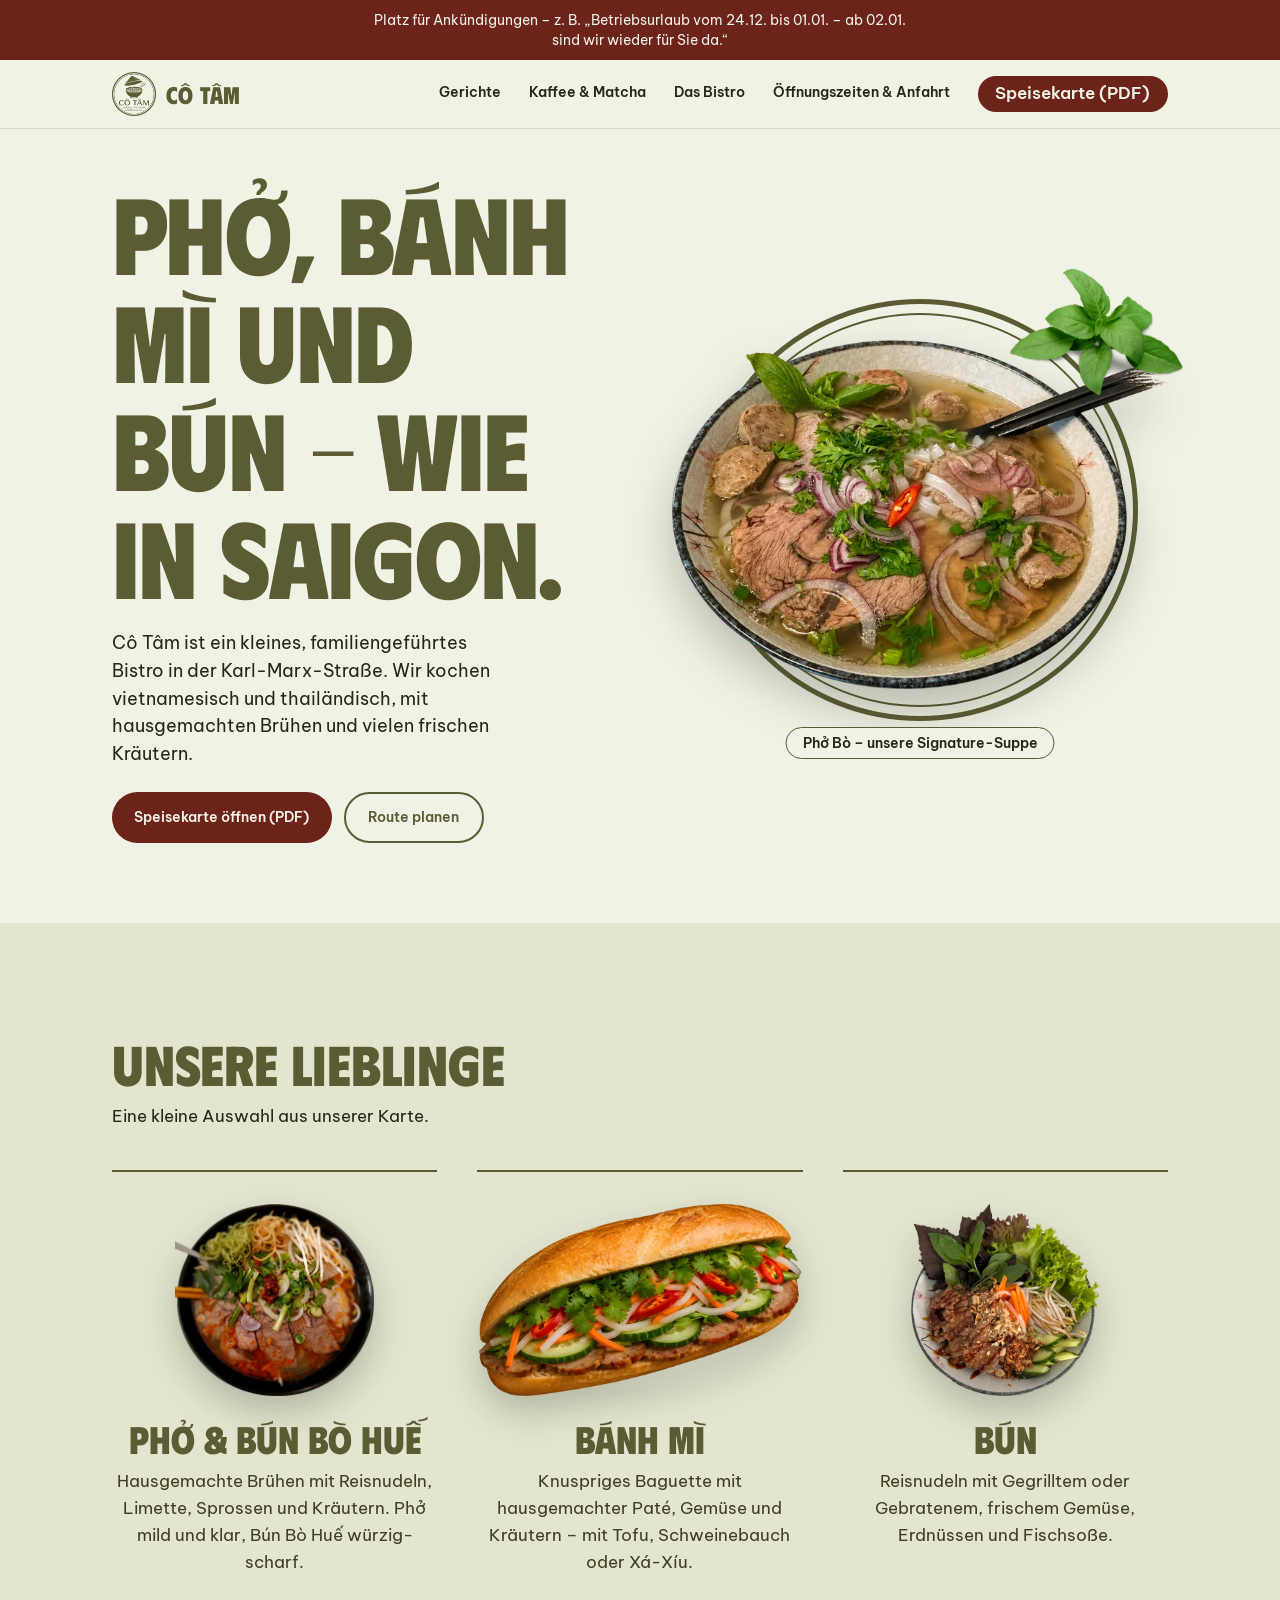
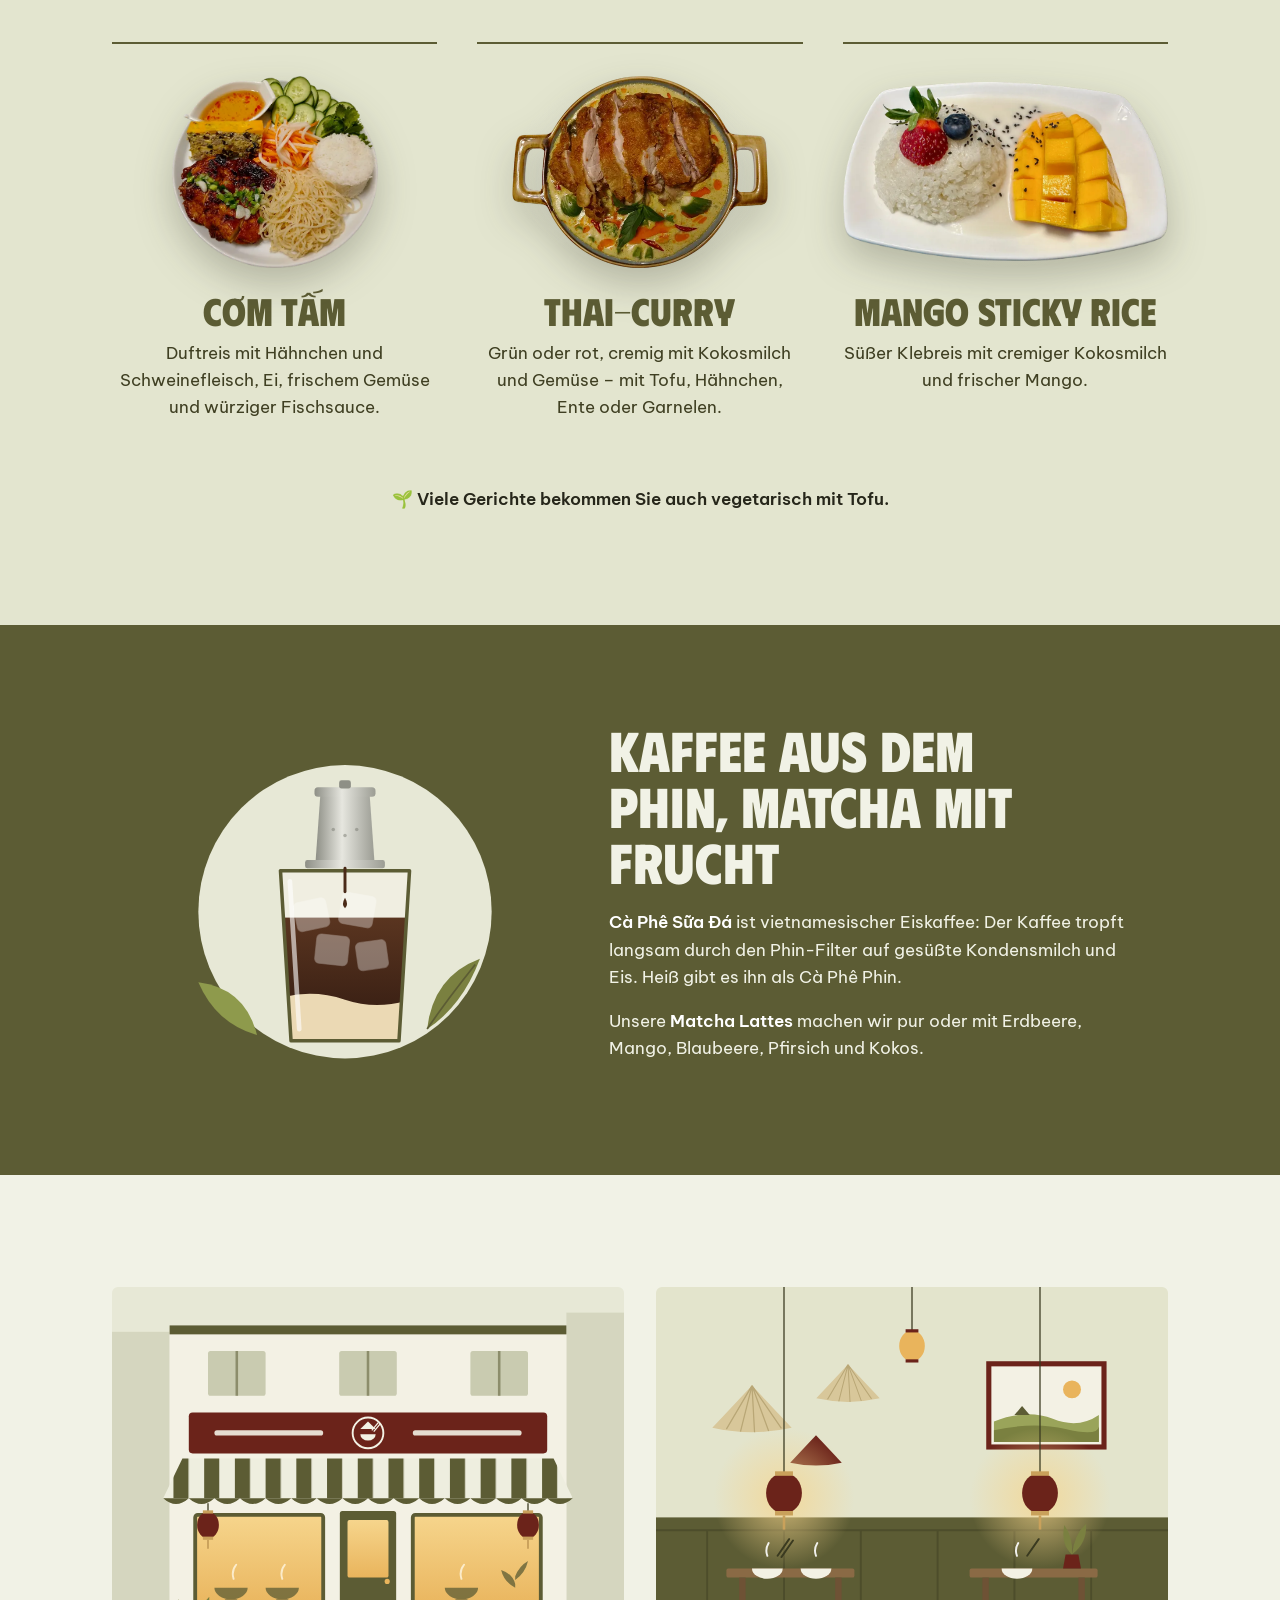
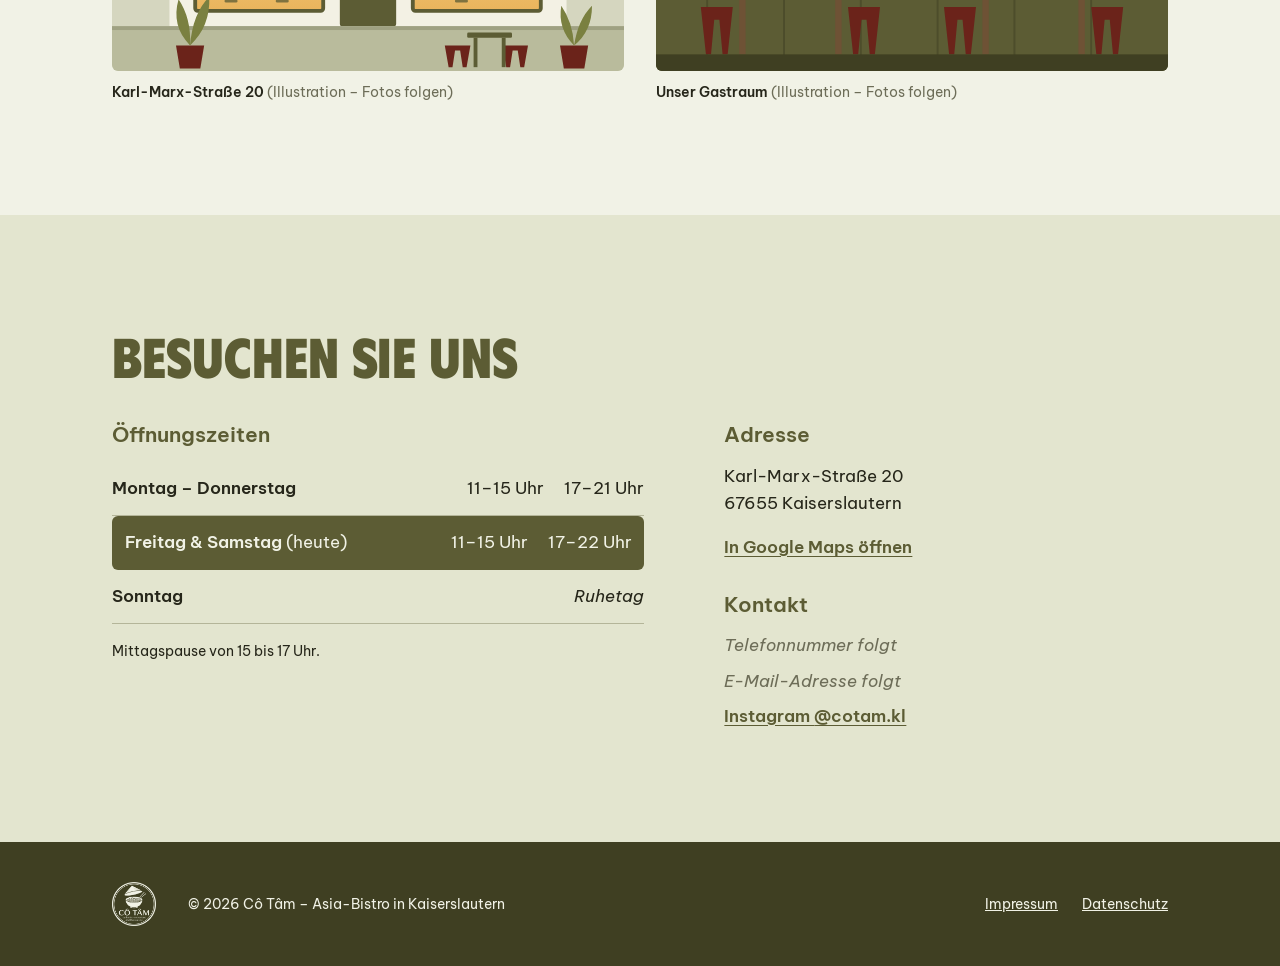
<file: index.html>
<!DOCTYPE html>
<html lang="de">
<head>
  <meta charset="utf-8">
  <meta name="viewport" content="width=device-width, initial-scale=1">
  <title>Cô Tâm – Vietnamesische & Thailändische Küche in Kaiserslautern</title>
  <meta name="robots" content="noindex">
  <meta name="description" content="Cô Tâm ist ein familiengeführtes Asia-Bistro in Kaiserslautern: Phở, Bánh Mì, Bún und Thai-Klassiker, gekocht von Vietnamesen aus Saigon. Karl-Marx-Straße 20.">
  <meta name="theme-color" content="#5C5C34">
  <link rel="icon" href="assets/img/brand/favicon.png">
  <link rel="preload" href="assets/fonts/phudu-latin-800-normal.woff2" as="font" type="font/woff2" crossorigin>
  <link rel="stylesheet" href="assets/fonts/fonts.css">
  <link rel="stylesheet" href="assets/style.css">
  <script>document.documentElement.classList.add('js');</script>
  <script src="assets/site-data.js" defer></script>
  <script src="assets/site.js" defer></script>
  <script src="assets/nav.js" defer></script>
</head>
<body>
  <a class="skip" href="#inhalt">Zum Inhalt springen</a>

  <aside class="notice" data-announcement hidden>
    <p data-announcement-text></p>
  </aside>

  <header class="top-bar">
    <div class="top">
      <a class="brand" href="#inhalt" aria-label="Cô Tâm – zum Seitenanfang">
        <span class="brand-mark" aria-hidden="true"></span>
        <span class="brand-name">Cô Tâm</span>
      </a>
      <button class="nav-toggle" type="button" aria-expanded="false" aria-controls="hauptnav">
        <span class="bars" aria-hidden="true"></span>
        <span class="nav-toggle-label">Menü</span>
      </button>
      <nav class="main-nav" id="hauptnav" aria-label="Hauptnavigation">
        <ul>
          <li><a href="#gerichte">Gerichte</a></li>
          <li><a href="#getraenke">Kaffee &amp; Matcha</a></li>
          <li><a href="#bistro">Das Bistro</a></li>
          <li><a href="#besuch">Öffnungszeiten &amp; Anfahrt</a></li>
          <li class="nav-pdf"><a data-menu-pdf href="resources/Speisekarte-Vorschau.pdf" target="_blank" rel="noopener">Speisekarte (PDF)</a></li>
        </ul>
      </nav>
    </div>
  </header>

  <main id="inhalt">
    <section class="hero" aria-labelledby="hero-title">
      <div class="hero-text">
        <h1 id="hero-title">Phở, Bánh Mì und Bún – wie in Saigon.</h1>
        <p class="lede">Cô Tâm ist ein kleines, familiengeführtes Bistro in der Karl-Marx-Straße. Wir kochen vietnamesisch und thailändisch, mit hausgemachten Brühen und vielen frischen Kräutern.</p>
        <div class="actions">
          <a class="btn btn-solid" data-menu-pdf href="resources/Speisekarte-Vorschau.pdf" target="_blank" rel="noopener">Speisekarte öffnen (PDF)</a>
          <a class="btn btn-line" data-maps href="#" target="_blank" rel="noopener">Route planen</a>
        </div>
      </div>
      <figure class="hero-bowl">
        <img src="assets/img/food/pho-bo.webp" width="688" height="485" alt="Eine Schale Phở Bò mit Rinderfilet, Zwiebeln, Chili und Kräutern, daneben Stäbchen" loading="lazy">
        <img class="leaf" src="assets/img/food/basilikum.webp" width="900" height="602" alt="" aria-hidden="true" loading="lazy">
        <figcaption>Phở Bò – unsere Signature-Suppe</figcaption>
      </figure>
    </section>

    <section class="dishes" id="gerichte" aria-labelledby="dishes-title">
      <header class="section-head">
        <h2 id="dishes-title">Unsere Lieblinge</h2>
        <p>Eine kleine Auswahl aus unserer Karte.</p>
      </header>
      <ul class="dish-grid">
        <li class="dish">
          <img src="assets/img/food/bun-bo-hue.webp" width="807" height="777" alt="Bún Bò Huế: rote, würzige Nudelsuppe mit Rindfleisch und Kräutern" loading="lazy">
          <h3>Phở &amp; Bún Bò Huế</h3>
          <p>Hausgemachte Brühen mit Reisnudeln, Limette, Sprossen und Kräutern. Phở mild und klar, Bún Bò Huế würzig-scharf.</p>
        </li>
        <li class="dish">
          <img src="assets/img/food/banh-mi.webp" width="900" height="537" alt="Bánh Mì: knuspriges Baguette mit Fleisch, Gemüse und Koriander" loading="lazy">
          <h3>Bánh Mì</h3>
          <p>Knuspriges Baguette mit hausgemachter Paté, Gemüse und Kräutern – mit Tofu, Schweinebauch oder Xá-Xíu.</p>
        </li>
        <li class="dish">
          <img src="assets/img/food/bun-bo-nam-bo.webp" width="510" height="520" alt="Bún Bò Nam Bộ: Reisnudeln mit gebratenem Rindfleisch, Kräutern und Erdnüssen" loading="lazy">
          <h3>Bún</h3>
          <p>Reisnudeln mit Gegrilltem oder Gebratenem, frischem Gemüse, Erdnüssen und Fischsoße.</p>
        </li>
        <li class="dish">
          <img src="assets/img/food/com-tam.webp" width="527" height="491" alt="Cơm Tấm: Reis mit gegrilltem Fleisch, Spiegelei und Gemüse" loading="lazy">
          <h3>Cơm Tấm</h3>
          <p>Duftreis mit Hähnchen und Schweinefleisch, Ei, frischem Gemüse und würziger Fischsauce.</p>
        </li>
        <li class="dish">
          <img src="assets/img/food/gruenes-curry.webp" width="512" height="383" alt="Grünes Thai-Curry mit knusprigem Hähnchen im Topf" loading="lazy">
          <h3>Thai-Curry</h3>
          <p>Grün oder rot, cremig mit Kokosmilch und Gemüse – mit Tofu, Hähnchen, Ente oder Garnelen.</p>
        </li>
        <li class="dish">
          <img src="assets/img/food/mango-sticky-rice.webp" width="900" height="496" alt="Mango Sticky Rice: Klebreis mit Kokosmilch und Mangostücken" loading="lazy">
          <h3>Mango Sticky Rice</h3>
          <p>Süßer Klebreis mit cremiger Kokosmilch und frischer Mango.</p>
        </li>
      </ul>
      <p class="veg"><span aria-hidden="true">🌱</span> Viele Gerichte bekommen Sie auch vegetarisch mit Tofu.</p>
    </section>

    <section class="drinks" id="getraenke" aria-labelledby="drinks-title">
      <div class="drinks-art">
        <img src="assets/img/art/phin.svg" width="600" height="600" alt="Illustration eines Phin-Filters, der Kaffee auf Eis und Kondensmilch tropft" loading="lazy">
      </div>
      <div class="drinks-text">
        <h2 id="drinks-title">Kaffee aus dem Phin, Matcha mit Frucht</h2>
        <p><strong>Cà Phê Sữa Đá</strong> ist vietnamesischer Eiskaffee: Der Kaffee tropft langsam durch den Phin-Filter auf gesüßte Kondensmilch und Eis. Heiß gibt es ihn als Cà Phê Phin.</p>
        <p>Unsere <strong>Matcha Lattes</strong> machen wir pur oder mit Erdbeere, Mango, Blaubeere, Pfirsich und Kokos.</p>
      </div>
    </section>

    <section class="place" id="bistro" aria-labelledby="place-title">
      <h2 id="place-title" class="visually-hidden">Das Bistro</h2>
      <figure>
        <img src="assets/img/art/aussen.svg" width="800" height="600" alt="Illustration: das Bistro von außen mit gestreifter Markise und roten Laternen" loading="lazy">
        <figcaption>Karl-Marx-Straße 20 <span>(Illustration – Fotos folgen)</span></figcaption>
      </figure>
      <figure>
        <img src="assets/img/art/innen.svg" width="800" height="600" alt="Illustration: der Gastraum mit Laternen, Hüten an der Wand und Holztischen" loading="lazy">
        <figcaption>Unser Gastraum <span>(Illustration – Fotos folgen)</span></figcaption>
      </figure>
    </section>

    <section class="visit" id="besuch" aria-labelledby="visit-title">
      <h2 id="visit-title">Besuchen Sie uns</h2>
      <div class="visit-grid">
        <div class="visit-hours">
          <h3>Öffnungszeiten</h3>
          <dl class="hours" data-hours></dl>
          <p class="hours-note">Mittagspause von 15 bis 17 Uhr.</p>
        </div>
        <div class="visit-contact">
          <h3>Adresse</h3>
          <p data-address>Karl-Marx-Straße 20<br>67655 Kaiserslautern</p>
          <p><a class="link" data-maps href="#" target="_blank" rel="noopener">In Google Maps öffnen</a></p>
          <h3>Kontakt</h3>
          <ul class="contact-list">
            <li><a class="link" data-phone href="#">Telefon</a></li>
            <li><a class="link" data-email href="#">E-Mail</a></li>
            <li><a class="link" data-instagram href="https://www.instagram.com/cotam.kl/" target="_blank" rel="noopener">Instagram <span data-instagram-handle>@cotam.kl</span></a></li>
          </ul>
        </div>
      </div>
    </section>
  </main>

  <footer class="foot">
    <span class="brand-mark" aria-hidden="true"></span>
    <p>© <span data-year>2026</span> Cô Tâm – Asia-Bistro in Kaiserslautern</p>
    <ul>
      <li><a href="impressum.html">Impressum</a></li>
      <li><a href="datenschutz.html">Datenschutz</a></li>
    </ul>
  </footer>
</body>
</html>
</file>
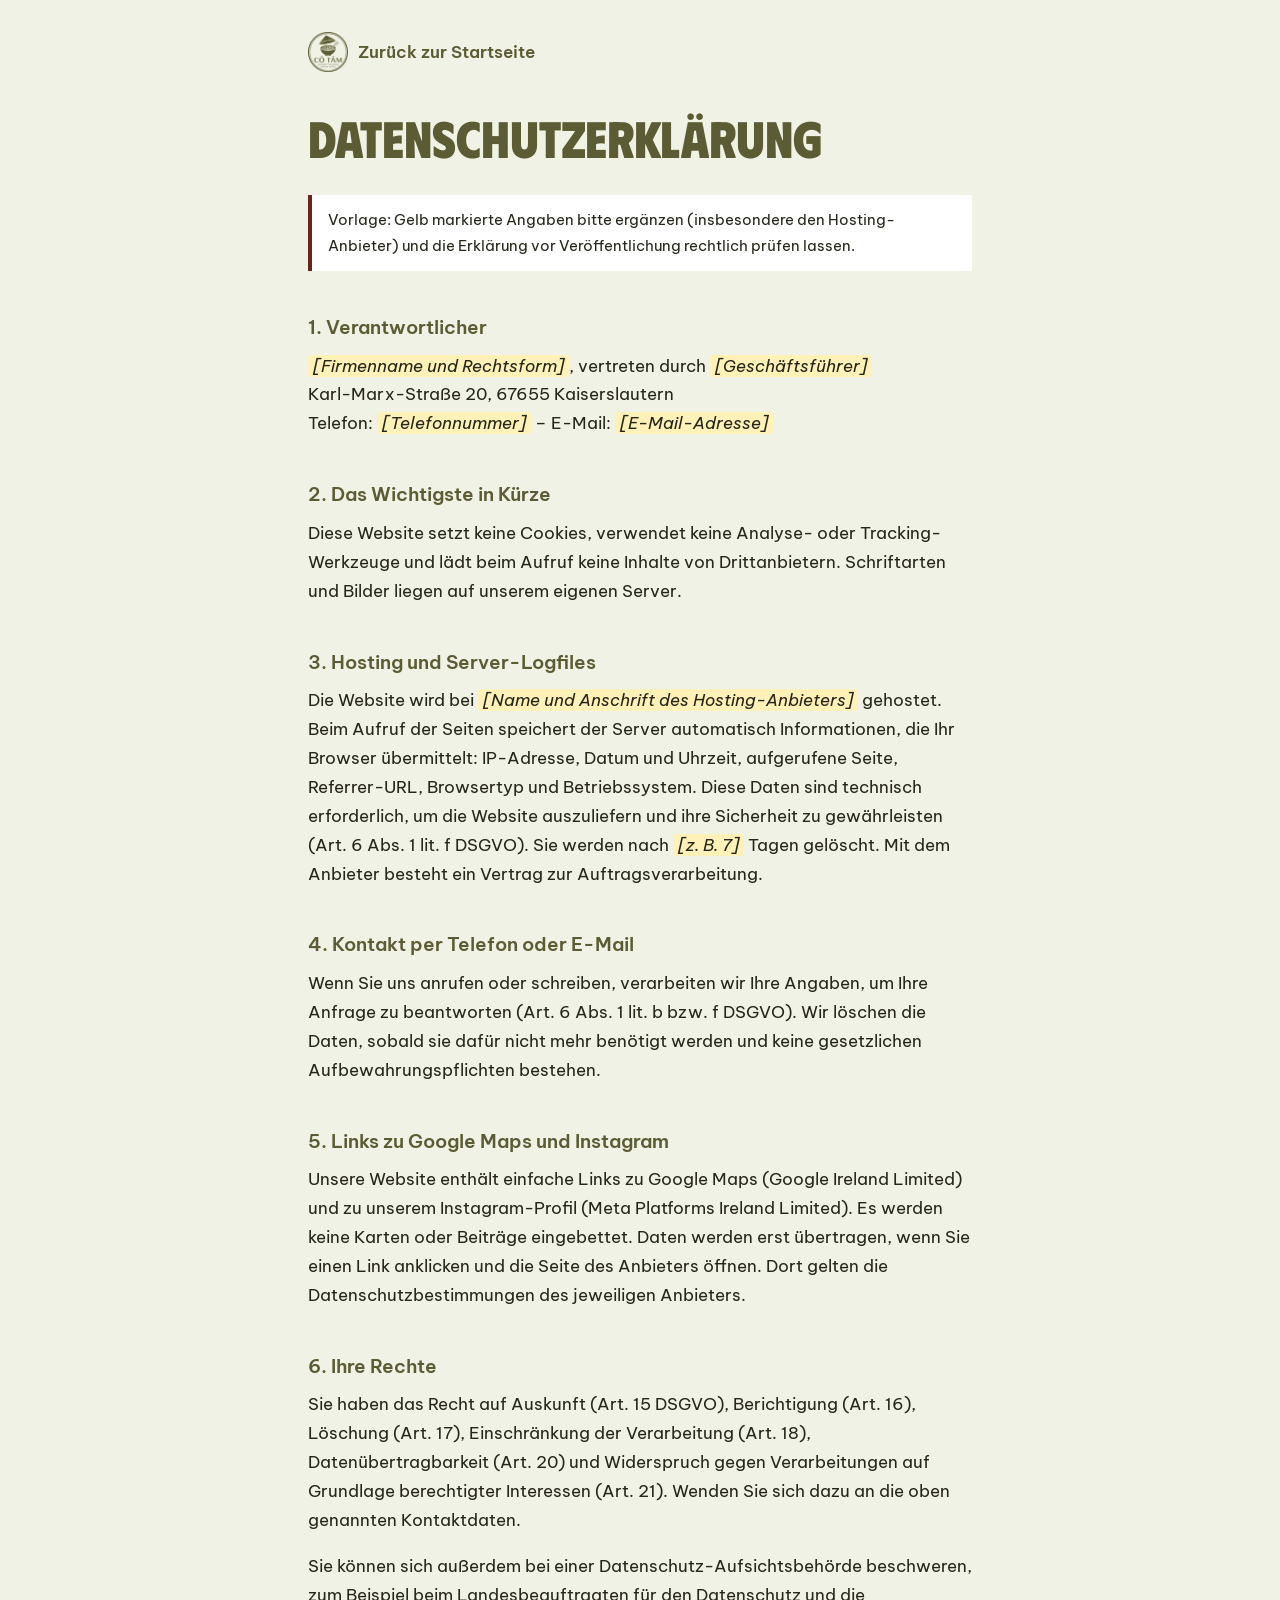
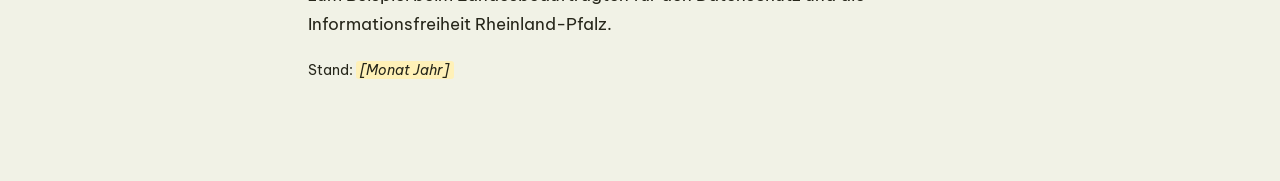
<file: datenschutz.html>
<!DOCTYPE html>
<html lang="de">
<head>
  <meta charset="utf-8">
  <meta name="viewport" content="width=device-width, initial-scale=1">
  <title>Datenschutzerklärung – Cô Tâm Kaiserslautern</title>
  <meta name="robots" content="noindex">
  <link rel="icon" href="assets/img/brand/favicon.png">
  <link rel="stylesheet" href="assets/fonts/fonts.css">
  <link rel="stylesheet" href="assets/legal.css">
</head>
<body>
  <main class="wrap">
    <a class="back" href="index.html">Zurück zur Startseite</a>
    <h1>Datenschutz&shy;erklärung</h1>

    <p class="hint">Vorlage: Gelb markierte Angaben bitte ergänzen (insbesondere den Hosting-Anbieter) und die Erklärung vor Veröffentlichung rechtlich prüfen lassen.</p>

    <h2>1. Verantwortlicher</h2>
    <p>
      <span class="todo">[Firmenname und Rechtsform]</span>, vertreten durch <span class="todo">[Geschäftsführer]</span><br>
      Karl-Marx-Straße 20, 67655 Kaiserslautern<br>
      Telefon: <span class="todo">[Telefonnummer]</span> – E-Mail: <span class="todo">[E-Mail-Adresse]</span>
    </p>

    <h2>2. Das Wichtigste in Kürze</h2>
    <p>Diese Website setzt keine Cookies, verwendet keine Analyse- oder Tracking-Werkzeuge und lädt beim Aufruf keine Inhalte von Drittanbietern. Schriftarten und Bilder liegen auf unserem eigenen Server.</p>

    <h2>3. Hosting und Server-Logfiles</h2>
    <p>Die Website wird bei <span class="todo">[Name und Anschrift des Hosting-Anbieters]</span> gehostet. Beim Aufruf der Seiten speichert der Server automatisch Informationen, die Ihr Browser übermittelt: IP-Adresse, Datum und Uhrzeit, aufgerufene Seite, Referrer-URL, Browsertyp und Betriebssystem. Diese Daten sind technisch erforderlich, um die Website auszuliefern und ihre Sicherheit zu gewährleisten (Art. 6 Abs. 1 lit. f DSGVO). Sie werden nach <span class="todo">[z. B. 7]</span> Tagen gelöscht. Mit dem Anbieter besteht ein Vertrag zur Auftragsverarbeitung.</p>

    <h2>4. Kontakt per Telefon oder E-Mail</h2>
    <p>Wenn Sie uns anrufen oder schreiben, verarbeiten wir Ihre Angaben, um Ihre Anfrage zu beantworten (Art. 6 Abs. 1 lit. b bzw. f DSGVO). Wir löschen die Daten, sobald sie dafür nicht mehr benötigt werden und keine gesetzlichen Aufbewahrungspflichten bestehen.</p>

    <h2>5. Links zu Google Maps und Instagram</h2>
    <p>Unsere Website enthält einfache Links zu Google Maps (Google Ireland Limited) und zu unserem Instagram-Profil (Meta Platforms Ireland Limited). Es werden keine Karten oder Beiträge eingebettet. Daten werden erst übertragen, wenn Sie einen Link anklicken und die Seite des Anbieters öffnen. Dort gelten die Datenschutzbestimmungen des jeweiligen Anbieters.</p>

    <h2>6. Ihre Rechte</h2>
    <p>Sie haben das Recht auf Auskunft (Art. 15 DSGVO), Berichtigung (Art. 16), Löschung (Art. 17), Einschränkung der Verarbeitung (Art. 18), Datenübertragbarkeit (Art. 20) und Widerspruch gegen Verarbeitungen auf Grundlage berechtigter Interessen (Art. 21). Wenden Sie sich dazu an die oben genannten Kontaktdaten.</p>
    <p>Sie können sich außerdem bei einer Datenschutz-Aufsichtsbehörde beschweren, zum Beispiel beim Landesbeauftragten für den Datenschutz und die Informationsfreiheit Rheinland-Pfalz.</p>

    <p><small>Stand: <span class="todo">[Monat Jahr]</span></small></p>
  </main>
</body>
</html>
</file>
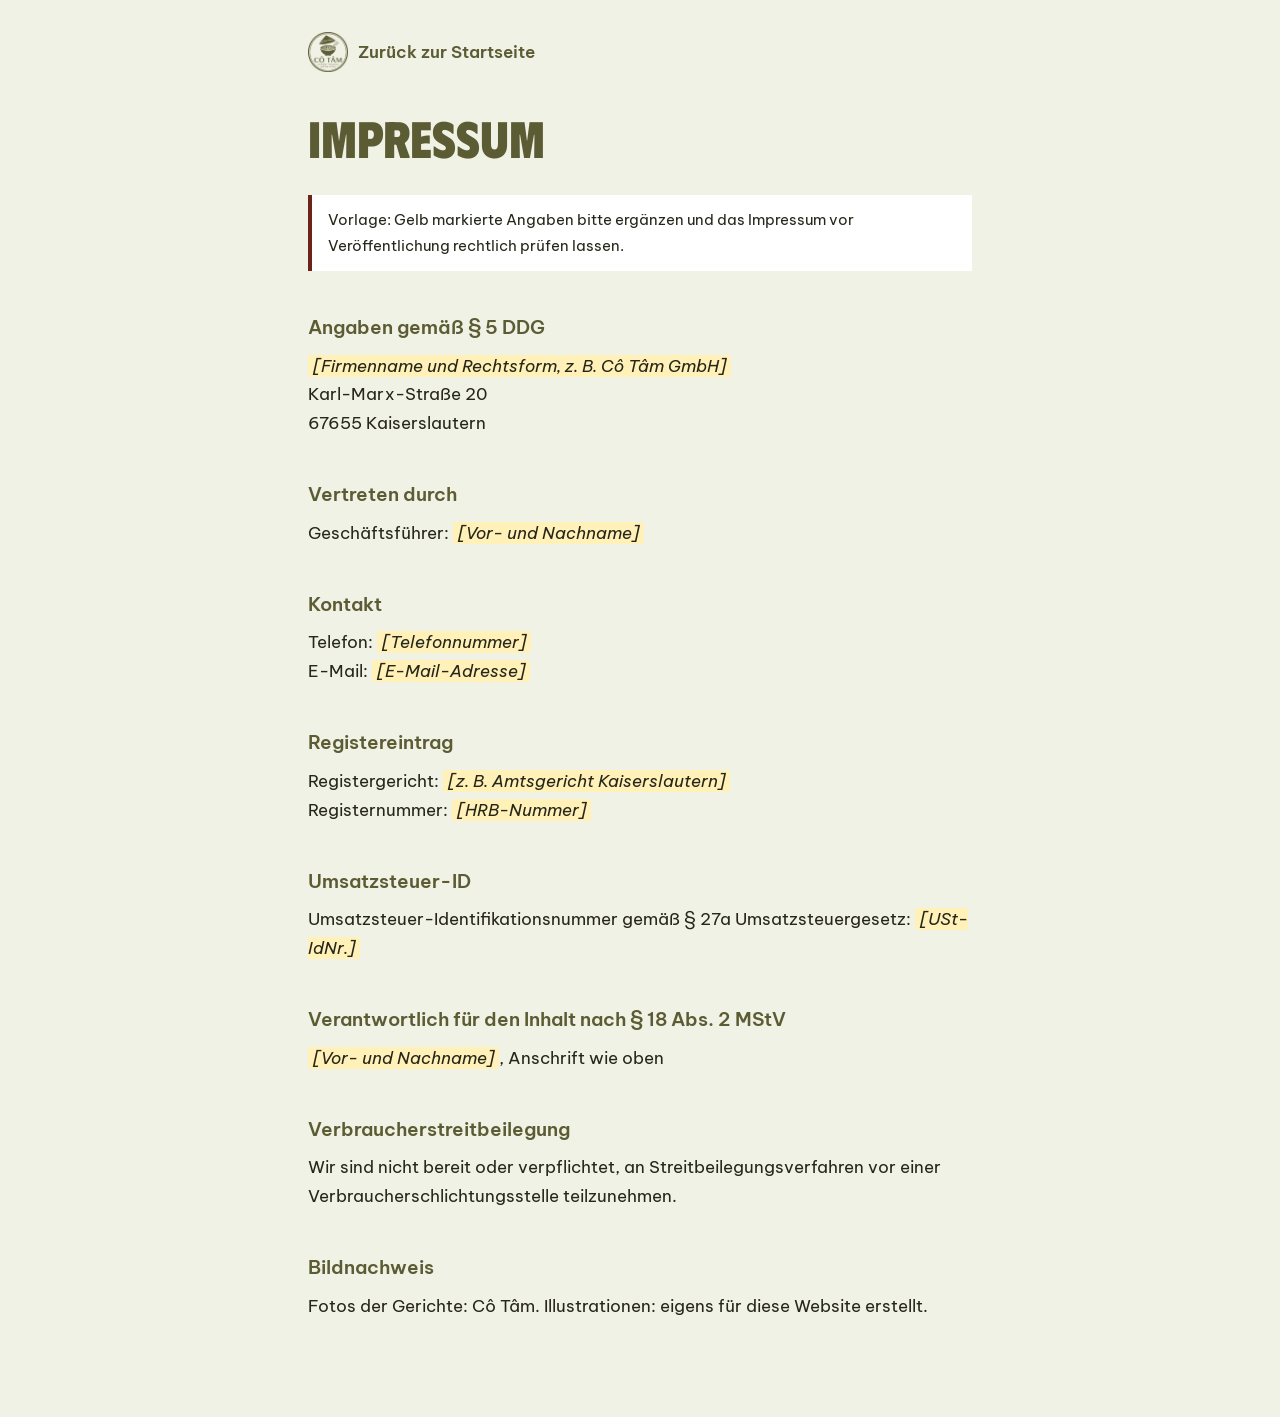
<file: impressum.html>
<!DOCTYPE html>
<html lang="de">
<head>
  <meta charset="utf-8">
  <meta name="viewport" content="width=device-width, initial-scale=1">
  <title>Impressum – Cô Tâm Kaiserslautern</title>
  <meta name="robots" content="noindex">
  <link rel="icon" href="assets/img/brand/favicon.png">
  <link rel="stylesheet" href="assets/fonts/fonts.css">
  <link rel="stylesheet" href="assets/legal.css">
</head>
<body>
  <main class="wrap">
    <a class="back" href="index.html">Zurück zur Startseite</a>
    <h1>Impressum</h1>

    <p class="hint">Vorlage: Gelb markierte Angaben bitte ergänzen und das Impressum vor Veröffentlichung rechtlich prüfen lassen.</p>

    <h2>Angaben gemäß § 5 DDG</h2>
    <p>
      <span class="todo">[Firmenname und Rechtsform, z. B. Cô Tâm GmbH]</span><br>
      Karl-Marx-Straße 20<br>
      67655 Kaiserslautern
    </p>

    <h2>Vertreten durch</h2>
    <p>Geschäftsführer: <span class="todo">[Vor- und Nachname]</span></p>

    <h2>Kontakt</h2>
    <p>
      Telefon: <span class="todo">[Telefonnummer]</span><br>
      E-Mail: <span class="todo">[E-Mail-Adresse]</span>
    </p>

    <h2>Registereintrag</h2>
    <p>
      Registergericht: <span class="todo">[z. B. Amtsgericht Kaiserslautern]</span><br>
      Registernummer: <span class="todo">[HRB-Nummer]</span>
    </p>

    <h2>Umsatzsteuer-ID</h2>
    <p>Umsatzsteuer-Identifikationsnummer gemäß § 27a Umsatzsteuergesetz: <span class="todo">[USt-IdNr.]</span></p>

    <h2>Verantwortlich für den Inhalt nach § 18 Abs. 2 MStV</h2>
    <p><span class="todo">[Vor- und Nachname]</span>, Anschrift wie oben</p>

    <h2>Verbraucherstreitbeilegung</h2>
    <p>Wir sind nicht bereit oder verpflichtet, an Streitbeilegungsverfahren vor einer Verbraucherschlichtungsstelle teilzunehmen.</p>

    <h2>Bildnachweis</h2>
    <p>Fotos der Gerichte: Cô Tâm. Illustrationen: eigens für diese Website erstellt.</p>
  </main>
</body>
</html>
</file>
<file: assets/fonts/fonts.css>
/* Self-hosted webfonts (SIL Open Font License) — no external requests (DSGVO). */
@font-face { font-family: 'Be Vietnam Pro'; font-style: italic; font-weight: 400; font-display: swap; src: url('./be-vietnam-pro-latin-400-italic.woff2') format('woff2'); unicode-range: U+0000-00FF, U+0131, U+0152-0153, U+02BB-02BC, U+02C6, U+02DA, U+02DC, U+0304, U+0308, U+0329, U+2000-206F, U+20AC, U+2122, U+2191, U+2193, U+2212, U+2215, U+FEFF, U+FFFD; }
@font-face { font-family: 'Be Vietnam Pro'; font-style: italic; font-weight: 400; font-display: swap; src: url('./be-vietnam-pro-vietnamese-400-italic.woff2') format('woff2'); unicode-range: U+0102-0103, U+0110-0111, U+0128-0129, U+0168-0169, U+01A0-01A1, U+01AF-01B0, U+0300-0301, U+0303-0304, U+0308-0309, U+0323, U+0329, U+1EA0-1EF9, U+20AB; }
@font-face { font-family: 'Be Vietnam Pro'; font-style: normal; font-weight: 400; font-display: swap; src: url('./be-vietnam-pro-latin-400-normal.woff2') format('woff2'); unicode-range: U+0000-00FF, U+0131, U+0152-0153, U+02BB-02BC, U+02C6, U+02DA, U+02DC, U+0304, U+0308, U+0329, U+2000-206F, U+20AC, U+2122, U+2191, U+2193, U+2212, U+2215, U+FEFF, U+FFFD; }
@font-face { font-family: 'Be Vietnam Pro'; font-style: normal; font-weight: 400; font-display: swap; src: url('./be-vietnam-pro-vietnamese-400-normal.woff2') format('woff2'); unicode-range: U+0102-0103, U+0110-0111, U+0128-0129, U+0168-0169, U+01A0-01A1, U+01AF-01B0, U+0300-0301, U+0303-0304, U+0308-0309, U+0323, U+0329, U+1EA0-1EF9, U+20AB; }
@font-face { font-family: 'Be Vietnam Pro'; font-style: normal; font-weight: 600; font-display: swap; src: url('./be-vietnam-pro-latin-600-normal.woff2') format('woff2'); unicode-range: U+0000-00FF, U+0131, U+0152-0153, U+02BB-02BC, U+02C6, U+02DA, U+02DC, U+0304, U+0308, U+0329, U+2000-206F, U+20AC, U+2122, U+2191, U+2193, U+2212, U+2215, U+FEFF, U+FFFD; }
@font-face { font-family: 'Be Vietnam Pro'; font-style: normal; font-weight: 600; font-display: swap; src: url('./be-vietnam-pro-vietnamese-600-normal.woff2') format('woff2'); unicode-range: U+0102-0103, U+0110-0111, U+0128-0129, U+0168-0169, U+01A0-01A1, U+01AF-01B0, U+0300-0301, U+0303-0304, U+0308-0309, U+0323, U+0329, U+1EA0-1EF9, U+20AB; }
@font-face { font-family: 'Phudu'; font-style: normal; font-weight: 800; font-display: swap; src: url('./phudu-latin-800-normal.woff2') format('woff2'); unicode-range: U+0000-00FF, U+0131, U+0152-0153, U+02BB-02BC, U+02C6, U+02DA, U+02DC, U+0304, U+0308, U+0329, U+2000-206F, U+20AC, U+2122, U+2191, U+2193, U+2212, U+2215, U+FEFF, U+FFFD; }
@font-face { font-family: 'Phudu'; font-style: normal; font-weight: 800; font-display: swap; src: url('./phudu-vietnamese-800-normal.woff2') format('woff2'); unicode-range: U+0102-0103, U+0110-0111, U+0128-0129, U+0168-0169, U+01A0-01A1, U+01AF-01B0, U+0300-0301, U+0303-0304, U+0308-0309, U+0323, U+0329, U+1EA0-1EF9, U+20AB; }
</file>
<file: assets/style.css>
/* Cô Tâm – Stylesheet der Startseite.
   Reispapier, Oliv & Ochsenblut (Logofarben). Phudu für Überschriften, Be Vietnam Pro für Text.
   Mobile-first: Basisregeln gelten fürs Handy, größere Bildschirme ab 48rem bzw. 60rem. */
:root {
  --paper: #F1F2E6;
  --paper-2: #E3E5CF;
  --olive: #5C5C34;
  --olive-deep: #3F3F22;
  --ink: #26261A;
  --muted: #6D6D58;
  --oxblood: #6B231A;

  --display: 'Phudu', 'Arial Narrow', sans-serif;
  --body: 'Be Vietnam Pro', system-ui, sans-serif;

  --step--1: 0.875rem;
  --step-0: 1.0625rem;
  --step-1: 1.3rem;
  --step-3: clamp(2.25rem, 5vw, 3.5rem);
  --step-4: clamp(2.75rem, 9vw, 6.75rem);

  --gutter: clamp(1.25rem, 4vw, 3rem);
  --max: 72rem;
  --bleed: max(var(--gutter), calc((100% - var(--max)) / 2 + var(--gutter))); /* Innenabstand vollflächiger Bänder */
  --bar-h: 4.25rem;
  --logo: url('img/brand/logo-weiss.webp');
}

*, *::before, *::after { box-sizing: border-box; }
html { scroll-behavior: smooth; -webkit-text-size-adjust: 100%; }
body { margin: 0; background: var(--paper); color: var(--ink); font: 400 var(--step-0)/1.6 var(--body); }
img { max-width: 100%; height: auto; display: block; }
h1, h2, h3 { font-family: var(--display); font-weight: 800; line-height: 1; margin: 0; color: var(--olive); }
p { margin: 0 0 1em; }
a { color: inherit; }
[id] { scroll-margin-top: calc(var(--bar-h) + 1rem); }

:focus-visible { outline: 3px solid var(--oxblood); outline-offset: 3px; border-radius: 2px; }
.visually-hidden { position: absolute; width: 1px; height: 1px; overflow: hidden; clip: rect(0 0 0 0); white-space: nowrap; }
.skip { position: absolute; left: -999px; top: 0; background: var(--olive); color: var(--paper); padding: .75rem 1rem; z-index: 30; }
.skip:focus { left: 1rem; }

/* ---------- Ankündigung ---------- */
.notice { background: var(--oxblood); color: var(--paper); text-align: center; padding: .6rem var(--gutter); font-size: var(--step--1); line-height: 1.45; }
.notice p { margin: 0 auto; max-width: 60ch; }

/* ---------- Kopfleiste (bleibt beim Scrollen oben) ---------- */
.top-bar {
  position: sticky; top: 0; z-index: 20;
  background: var(--paper); border-bottom: 1px solid rgb(92 92 52 / .18);
}
.top {
  position: relative;
  display: flex; flex-wrap: nowrap; align-items: center; justify-content: space-between; gap: 1rem;
  max-width: var(--max); min-height: var(--bar-h); margin: 0 auto; padding: .5rem var(--gutter);
}
.brand { display: flex; align-items: center; gap: .6rem; text-decoration: none; flex: none; }
.brand-mark {
  display: inline-block; width: 2.75rem; aspect-ratio: 1; background: var(--olive);
  -webkit-mask: var(--logo) center / contain no-repeat; mask: var(--logo) center / contain no-repeat;
}
.brand-name { font: 800 1.5rem/1 var(--display); color: var(--olive); letter-spacing: .02em; white-space: nowrap; }

/* Menü-Knopf (nur mit JavaScript sichtbar) */
.nav-toggle { display: none; }
.js .nav-toggle {
  display: inline-flex; align-items: center; gap: .55rem; flex: none;
  min-height: 2.75rem; padding: 0 1rem 0 .9rem; border: 2px solid var(--olive); border-radius: 99px;
  background: transparent; color: var(--olive); font: 600 var(--step--1)/1 var(--body); cursor: pointer;
}
.bars, .bars::before, .bars::after {
  display: block; width: 1.1rem; height: 2px; background: currentColor; border-radius: 2px;
  transition: transform .25s ease, background-color .2s ease;
}
.bars { position: relative; }
.bars::before, .bars::after { content: ''; position: absolute; left: 0; }
.bars::before { top: -6px; }
.bars::after { top: 6px; }
.nav-toggle[aria-expanded="true"] { background: var(--olive); color: var(--paper); }
.nav-toggle[aria-expanded="true"] .bars { background: transparent; }
.nav-toggle[aria-expanded="true"] .bars::before { transform: translateY(6px) rotate(45deg); }
.nav-toggle[aria-expanded="true"] .bars::after { transform: translateY(-6px) rotate(-45deg); }

/* Navigation: auf dem Handy ein Aufklapp-Menü unter der Leiste */
.main-nav ul { list-style: none; margin: 0; padding: 0; }
.main-nav a { text-decoration: none; font-weight: 600; }
/* Ohne JavaScript: Links als horizontal scrollbare Zeile, damit nichts umbricht */
html:not(.js) .main-nav { overflow-x: auto; min-width: 0; }
html:not(.js) .main-nav ul { display: flex; gap: 1.25rem; white-space: nowrap; font-size: var(--step--1); }

.js .main-nav {
  position: absolute; left: 0; right: 0; top: 100%;
  background: var(--paper); border-bottom: 2px solid var(--olive);
  box-shadow: 0 18px 30px rgb(38 38 26 / .14);
  visibility: hidden; opacity: 0; transform: translateY(-.5rem);
  transition: opacity .2s ease, transform .2s ease, visibility 0s linear .2s;
}
.js .main-nav[data-open] { visibility: visible; opacity: 1; transform: none; transition: opacity .2s ease, transform .2s ease; }
.js .main-nav li + li { border-top: 1px solid rgb(92 92 52 / .2); }
.js .main-nav a {
  display: block; padding: 1rem var(--gutter); text-align: center;
  font: 800 1.6rem/1 var(--display); color: var(--olive);
}
.js .main-nav a:hover { background: var(--paper-2); }
.js .main-nav li.nav-pdf { border-top: 0; }
.js .main-nav .nav-pdf a {
  margin: 1rem var(--gutter) 1.25rem; padding: 1rem; border-radius: 99px;
  font: 600 var(--step-0)/1 var(--body); color: var(--paper); background: var(--oxblood);
}
.js .main-nav .nav-pdf a:hover { background: #561b14; }
@media (prefers-reduced-motion: reduce) { .js .main-nav, .bars, .bars::before, .bars::after { transition: none; } }

/* ---------- Hero ---------- */
.hero {
  display: grid; gap: 2.5rem; align-items: center; text-align: center;
  max-width: var(--max); margin: 0 auto; padding: 2rem var(--gutter) 4rem;
}
.hero h1 { font-size: var(--step-4); letter-spacing: -0.015em; margin: 0 auto 1.25rem; max-width: 11ch; text-wrap: balance; }
.lede { font-size: 1.125rem; max-width: 34ch; line-height: 1.55; margin-inline: auto; }
.actions { display: flex; flex-wrap: wrap; justify-content: center; gap: .75rem; margin-top: 1.5rem; }

/* Schale im Doppelring – zitiert den Logo-Ring. Erst sichtbar, wenn sie neben den Text passt (ab 48rem). */
.hero-bowl { display: none; position: relative; margin: 0; justify-self: center; width: min(100%, 34rem); }
.hero-bowl::before, .hero-bowl::after {
  content: ''; position: absolute; inset: 4% 6%; border-radius: 50%;
  border: 5px solid var(--olive); pointer-events: none;
}
.hero-bowl::after { inset: calc(4% + 14px) calc(6% + 14px); border-width: 2px; }
.hero-bowl img:first-child { position: relative; z-index: 1; width: 100%; margin: 12% 0 10%; filter: drop-shadow(0 22px 24px rgb(38 38 26 / .28)); }
.hero-bowl .leaf { position: absolute; z-index: 2; width: 34%; right: -4%; top: 0; transform: rotate(18deg); }
.hero-bowl figcaption {
  position: absolute; z-index: 2; left: 50%; bottom: -1.25rem; transform: translateX(-50%);
  white-space: nowrap; font: 600 var(--step--1)/1 var(--body);
  background: var(--paper); padding: .5rem 1rem; border: 1.5px solid var(--olive); border-radius: 99px;
}
@media (prefers-reduced-motion: no-preference) {
  .hero-bowl img:first-child { animation: serve 1.1s cubic-bezier(.2, .8, .2, 1) both .15s; }
  .hero-bowl .leaf { animation: drift 1.4s cubic-bezier(.2, .8, .2, 1) both .4s; }
  @keyframes serve { from { opacity: 0; transform: translateY(40px) rotate(-10deg); } }
  @keyframes drift { from { opacity: 0; transform: translate(30px, -30px) rotate(50deg); } }
}

/* ---------- Buttons & Links ---------- */
.btn {
  display: inline-flex; align-items: center; justify-content: center; min-height: 3rem;
  padding: .75rem 1.4rem; border-radius: 99px; font-weight: 600; font-size: var(--step--1);
  text-decoration: none; transition: background-color .2s, color .2s;
}
.btn-solid { background: var(--oxblood); color: var(--paper); }
.btn-solid:hover { background: #561b14; }
.btn-line { border: 2px solid var(--olive); color: var(--olive); }
.btn-line:hover { background: var(--olive); color: var(--paper); }
.link { color: var(--olive); font-weight: 600; text-underline-offset: .2em; }
[data-missing] { color: var(--muted); font-weight: 400; font-style: italic; text-decoration: none; }

/* ---------- Gerichte (Band in Papier-2) ---------- */
.dishes { background: var(--paper-2); padding: clamp(3.5rem, 9vw, 7rem) var(--bleed); }
.section-head { margin-bottom: 2.5rem; text-align: center; }
.section-head h2 { font-size: var(--step-3); margin-bottom: .75rem; }
.section-head p { max-width: 50ch; margin-inline: auto; }

.dish-grid {
  list-style: none; margin: 0; padding: 0;
  display: grid; grid-template-columns: repeat(auto-fit, minmax(16rem, 1fr)); gap: 3rem 2.5rem;
}
.dish { text-align: center; border-top: 2px solid var(--olive); padding-top: 2rem; }
.dish img {
  height: 12rem; width: auto; max-width: 100%; object-fit: contain; margin: 0 auto 1.5rem;
  filter: drop-shadow(0 16px 18px rgb(38 38 26 / .25));
  background: radial-gradient(closest-side, rgb(241 242 230 / .9), transparent);
}
.dish h3 { font-size: clamp(1.8rem, 4vw, 2.4rem); margin-bottom: .6rem; }
.dish p { color: var(--olive-deep); max-width: 32ch; margin-inline: auto; }
.veg { text-align: center; margin: 3rem 0 0; font-weight: 600; }

/* ---------- Getränke (Oliv-Band als farbiger Anker) ---------- */
.drinks {
  background: var(--olive); color: var(--paper); text-align: center;
  display: grid; gap: 2rem; align-items: center;
  padding: clamp(3.5rem, 8vw, 6rem) var(--bleed);
}
.drinks-art img { width: min(80%, 22rem); margin-inline: auto; }
.drinks h2 { font-size: var(--step-3); color: var(--paper); margin: 0 auto 1.25rem; max-width: 16ch; }
.drinks p { max-width: 48ch; margin-inline: auto; }
.drinks strong { color: #fff; }

/* ---------- Bistro ---------- */
.place {
  display: grid; gap: 2rem;
  max-width: var(--max); margin: 0 auto; padding: clamp(3.5rem, 9vw, 7rem) var(--gutter);
}
.place figure { margin: 0; }
.place img { width: 100%; border-radius: 6px; }
.place figcaption { margin-top: .6rem; font-weight: 600; font-size: var(--step--1); text-align: center; }
.place figcaption span { font-weight: 400; color: var(--muted); }

/* ---------- Besuch ---------- */
.visit { background: var(--paper-2); padding: clamp(3.5rem, 9vw, 7rem) var(--bleed); }
.visit h2 { font-size: var(--step-3); margin-bottom: 2.5rem; text-align: center; }
.visit h3 { font: 600 var(--step-1)/1.2 var(--body); margin: 0 0 .9rem; text-align: center; }
.visit-grid { display: grid; gap: 3rem; }
.visit-contact { text-align: center; }
.visit-contact h3:not(:first-child) { margin-top: 2rem; }
.hours { margin: 0; }
.hours-row { display: flex; flex-wrap: wrap; justify-content: space-between; gap: .25rem 1rem; padding: .8rem 0; border-bottom: 1.5px solid rgb(92 92 52 / .35); }
.hours-row dt { font-weight: 600; }
.hours-row dd { margin: 0; display: flex; flex-wrap: wrap; gap: 0 1.25rem; font-variant-numeric: tabular-nums; }
.hours-row[data-today] { background: var(--olive); color: var(--paper); padding-inline: .8rem; border-radius: 6px; border-color: transparent; }
.hours-row[data-today] dt::after { content: ' (heute)'; font-weight: 400; }
.hours-row[data-closed] dd { font-style: italic; }
.hours-note { font-size: var(--step--1); margin-top: 1rem; text-align: center; }
.contact-list { list-style: none; margin: 0; padding: 0; display: grid; gap: .5rem; }

/* ---------- Fuß ---------- */
.foot {
  background: var(--olive-deep); color: var(--paper); text-align: center;
  display: flex; flex-direction: column; align-items: center; gap: 1rem;
  padding: 2.5rem var(--bleed); font-size: var(--step--1);
}
.foot .brand-mark { background: var(--paper); width: 2.75rem; }
.foot p { margin: 0; }
.foot ul { display: flex; gap: 1.5rem; list-style: none; margin: 0; padding: 0; }
.foot a { display: inline-block; padding: .35rem 0; }

/* ---------- Ab Tablet ---------- */
@media (min-width: 48rem) {
  .hero { grid-template-columns: 1.05fr 1fr; text-align: left; padding-top: 3rem; padding-bottom: 5rem; }
  .hero-bowl { display: block; }
  .hero h1, .lede { margin-inline: 0; }
  .actions { justify-content: flex-start; }
  .section-head { text-align: left; }
  .section-head p { margin-inline: 0; }
  .drinks { grid-template-columns: 1fr 1.2fr; text-align: left; }
  .drinks h2, .drinks p { margin-inline: 0; }
  .place { grid-template-columns: 1fr 1fr; }
  .place figcaption { text-align: left; }
  .visit h2, .visit h3, .visit-contact, .hours-note { text-align: left; }
  .visit-grid { grid-template-columns: 1.2fr 1fr; gap: 5rem; }
  .foot { flex-direction: row; text-align: left; gap: 1rem 2rem; }
  .foot p { flex: 1 1 auto; }
}

/* ---------- Ab Desktop: Navigation direkt in der Leiste ---------- */
@media (min-width: 60rem) {
  .js .nav-toggle { display: none; }
  .js .main-nav, html:not(.js) .main-nav {
    position: static; visibility: visible; opacity: 1; transform: none;
    background: none; border: 0; box-shadow: none; overflow: visible;
  }
  .main-nav ul, html:not(.js) .main-nav ul { display: flex; align-items: center; gap: 1.75rem; font-size: var(--step--1); }
  .js .main-nav li + li { border-top: 0; }
  .js .main-nav a, html:not(.js) .main-nav a {
    display: inline-block; padding: .35rem 0; text-align: left;
    font: 600 var(--step--1)/1.2 var(--body); color: var(--ink);
    border-bottom: 2px solid transparent;
  }
  .js .main-nav a:hover { background: none; border-color: var(--olive); }
  .js .main-nav .nav-pdf a { margin: 0; padding: .6rem 1.1rem; border: 0; border-radius: 99px; color: var(--paper); background: var(--oxblood); }
  .js .main-nav .nav-pdf a:hover { background: #561b14; }
}
</file>
<file: assets/legal.css>
/* Impressum & Datenschutz – gleiche Farben und Schriften wie die Startseite. */
:root { --olive: #5C5C34; --oxblood: #6B231A; --paper: #F1F2E6; --ink: #26261A; }
*, *::before, *::after { box-sizing: border-box; }
body { margin: 0; background: var(--paper); color: var(--ink); font: 400 1.0625rem/1.7 'Be Vietnam Pro', system-ui, sans-serif; }
.wrap { max-width: 44rem; margin: 0 auto; padding: 2rem 1.25rem 5rem; }
.back { display: inline-flex; align-items: center; gap: .6rem; color: var(--olive); font-weight: 600; text-decoration: none; margin-bottom: 2.5rem; }
.back::before {
  content: ''; width: 2.5rem; aspect-ratio: 1; background: var(--olive);
  -webkit-mask: url('img/brand/logo-weiss.webp') center / contain no-repeat; mask: url('img/brand/logo-weiss.webp') center / contain no-repeat;
}
h1 { font: 800 clamp(2.2rem, 6vw, 3.2rem)/1 'Phudu', sans-serif; color: var(--olive); margin: 0 0 2rem; }
h2 { font-size: 1.2rem; margin: 2.5rem 0 .5rem; color: var(--olive); }
p, ul { margin: 0 0 1em; }
a { color: var(--oxblood); text-underline-offset: .2em; }
.todo { background: #FFF1B8; padding: 0 .3em; border-radius: 3px; font-style: italic; }
.hint { border-left: 4px solid var(--oxblood); padding: .75rem 1rem; background: #fff; font-size: .95rem; margin-bottom: 2rem; }
:focus-visible { outline: 3px solid var(--oxblood); outline-offset: 3px; }
</file>
